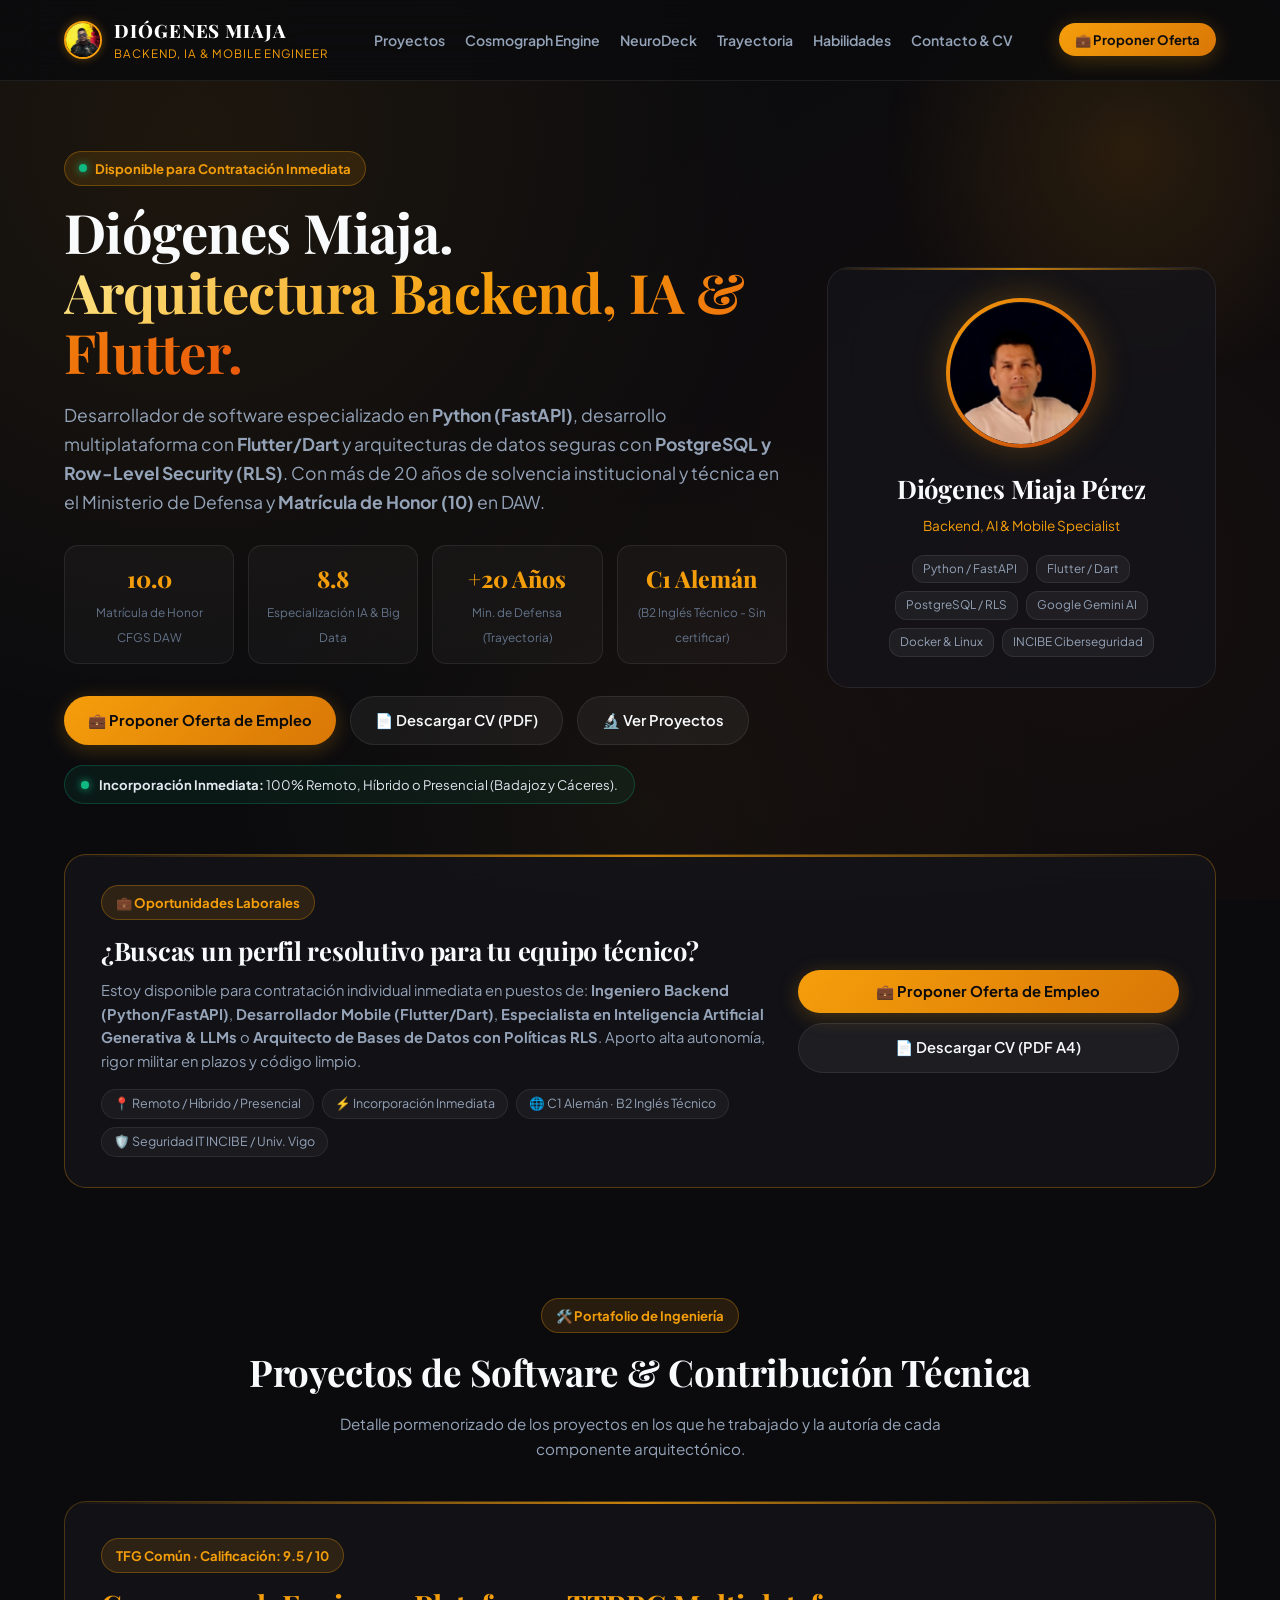
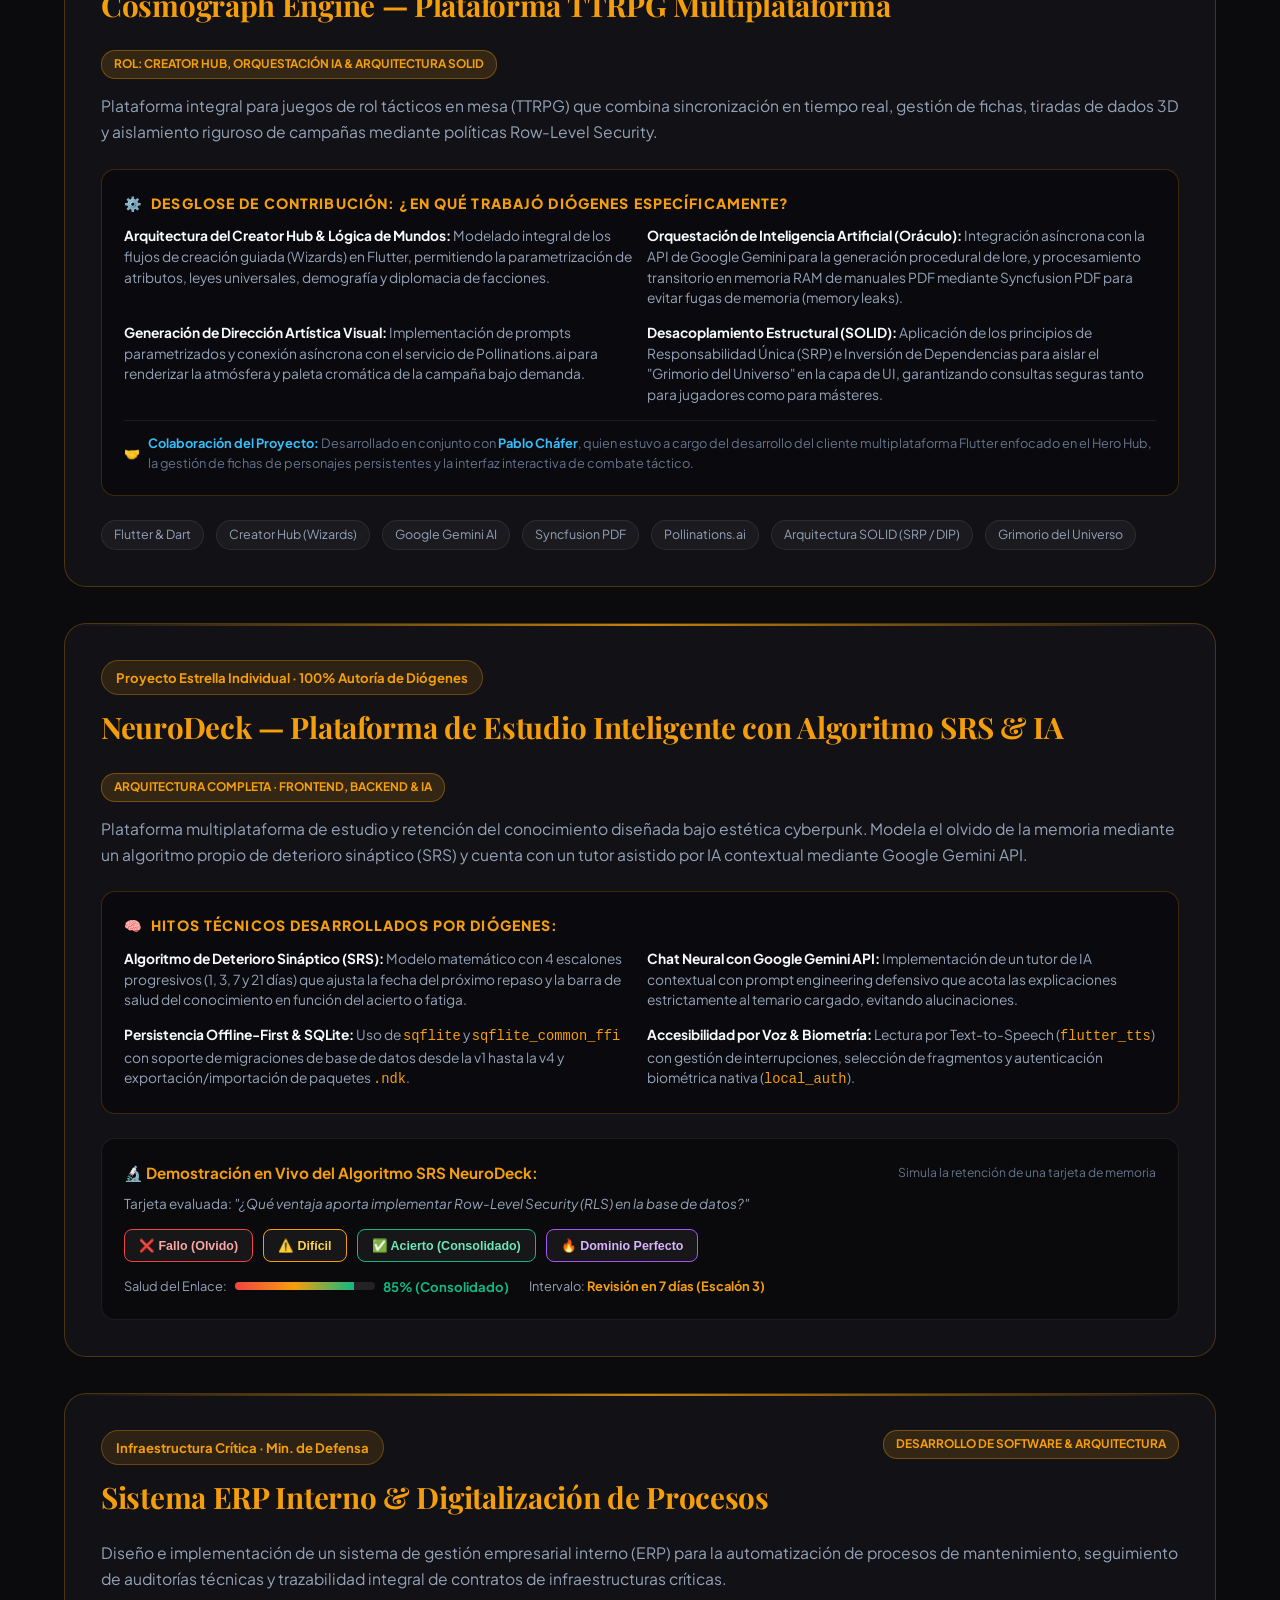
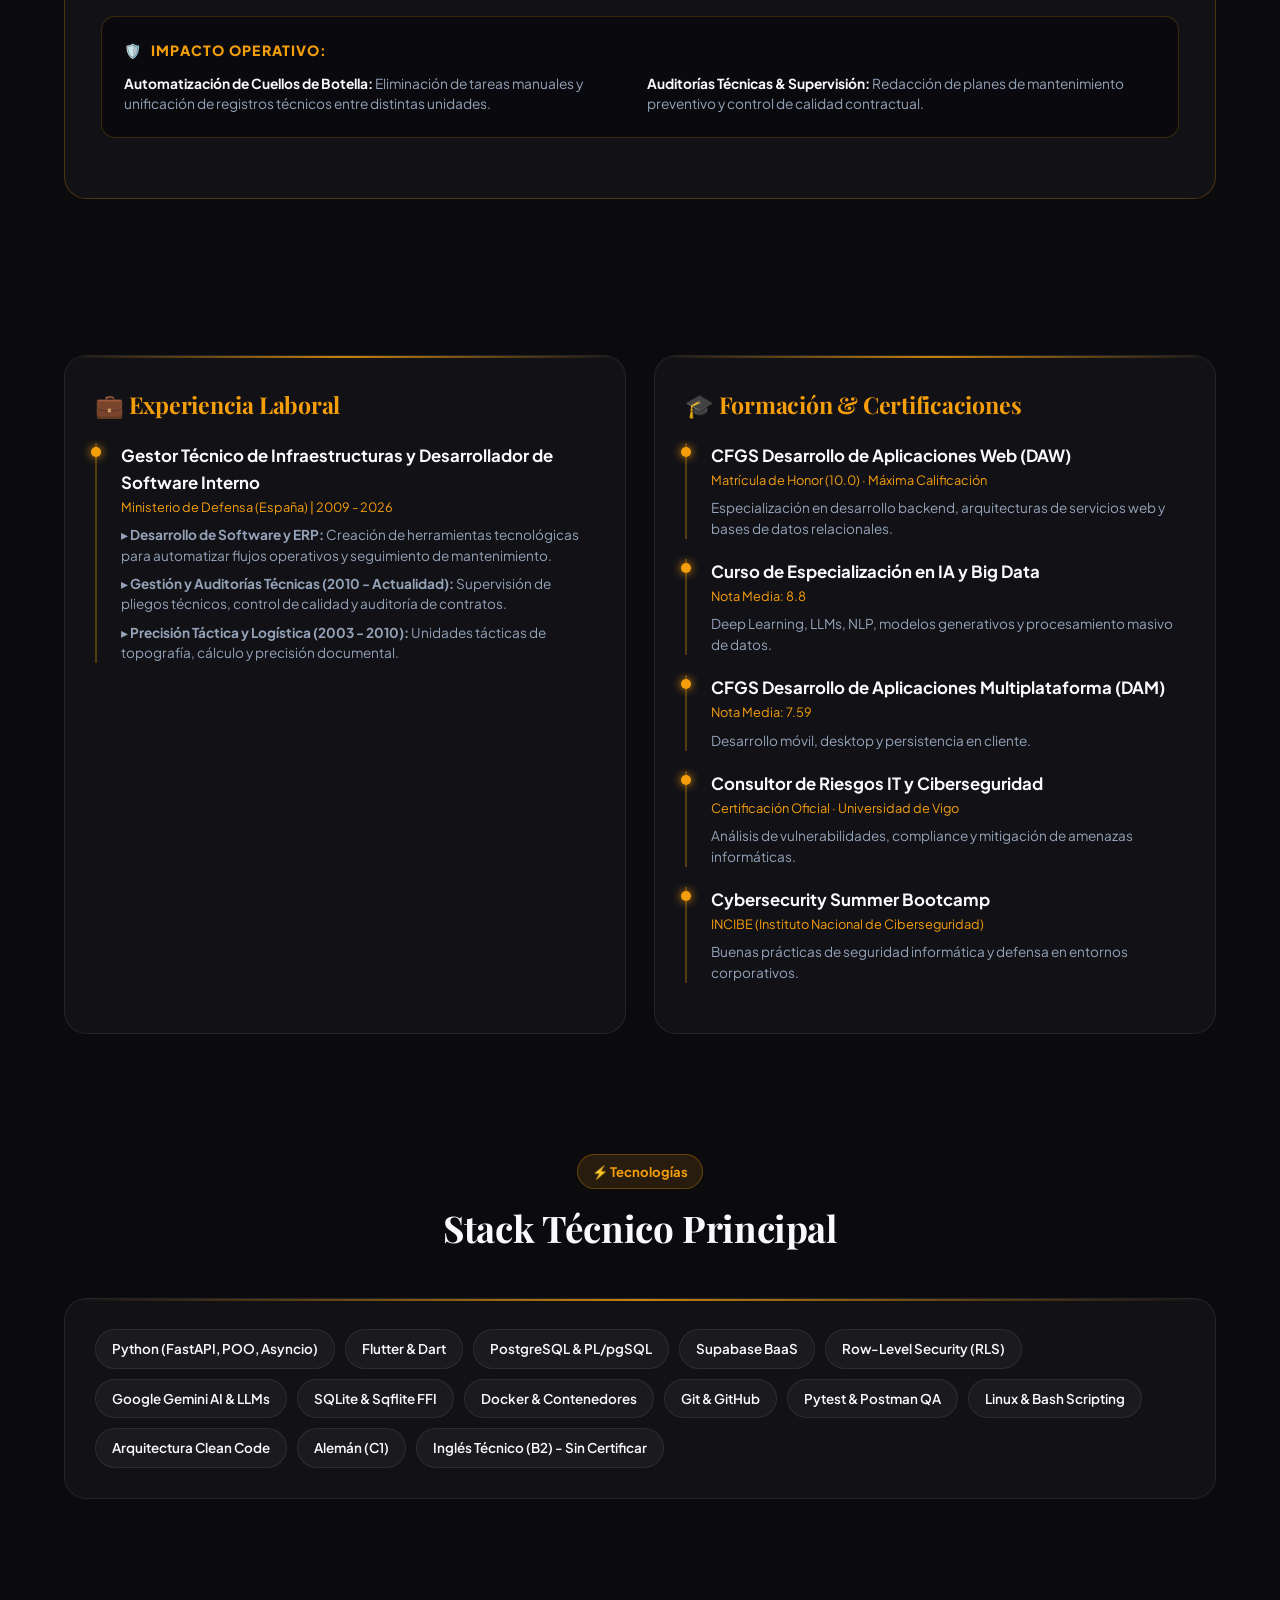
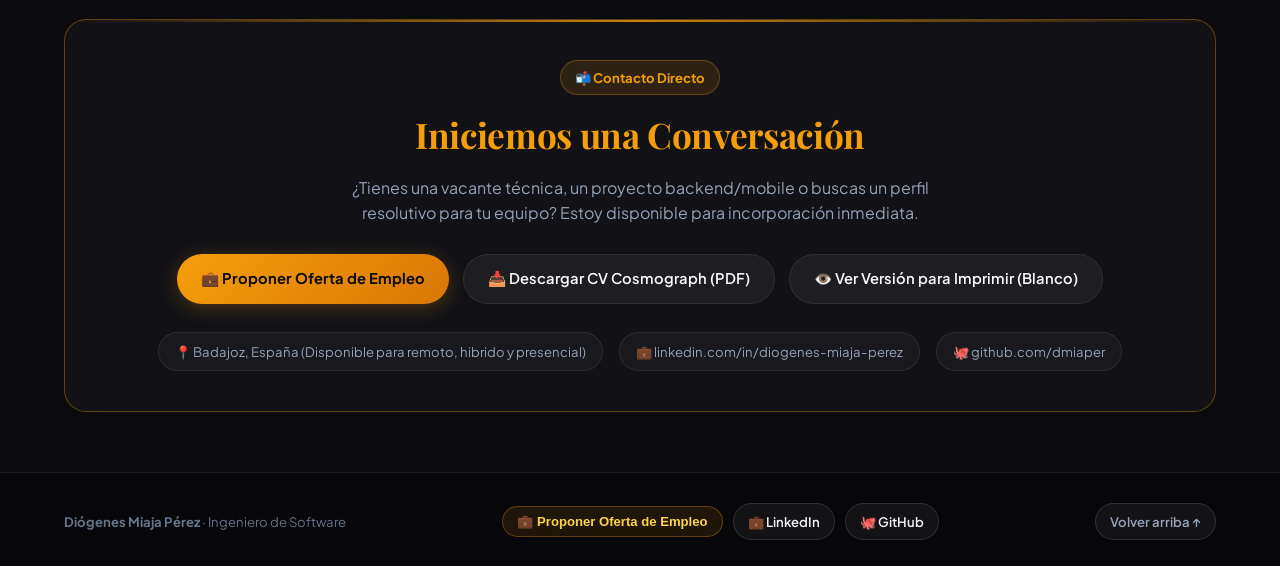
<file: index.html>
<!DOCTYPE html>
<html lang="es">

<head>
  <meta charset="UTF-8">
  <meta name="viewport" content="width=device-width, initial-scale=1.0">
  <title>Diógenes Miaja Pérez — Backend, IA & Mobile Flutter Developer</title>
  <meta name="description"
    content="Portafolio profesional de Diógenes Miaja Pérez: Ingeniero de Software especializado en Python, FastAPI, Flutter/Dart, PostgreSQL RLS e IA Generativa. Matrícula de Honor en DAW.">

  <!-- Google Fonts: Playfair Display & Plus Jakarta Sans / Inter -->
  <link rel="preconnect" href="https://fonts.googleapis.com">
  <link rel="preconnect" href="https://fonts.gstatic.com" crossorigin>
  <link
    href="https://fonts.googleapis.com/css2?family=Inter:wght@300;400;500;600;700&family=Playfair+Display:ital,wght@0,600;0,700;0,900;1,600&family=Plus+Jakarta+Sans:wght@500;600;700;800&family=JetBrains+Mono:wght@400;500;600&display=swap"
    rel="stylesheet">

  <link rel="stylesheet" href="styles.css">
  <link rel="icon" type="image/jpg" href="assets/diogenes-profile.jpg">
</head>

<body>

  <div class="ambient-glow"></div>

  <!-- HEADER / NAVBAR -->
  <header class="site-header">
    <div class="container header-layout">
      <a href="#hero" class="brand-box">
        <img src="assets/diogenes-profile.jpg" alt="Diógenes Miaja" class="brand-icon">
        <div>
          <div class="brand-title">DIÓGENES MIAJA</div>
          <div class="brand-subtitle">Backend, IA & Mobile Engineer</div>
        </div>
      </a>

      <nav>
        <ul class="nav-links">
          <li><a href="#proyectos">Proyectos</a></li>
          <li><a href="#cosmograph">Cosmograph Engine</a></li>
          <li><a href="#neurodeck">NeuroDeck</a></li>
          <li><a href="#trayectoria">Trayectoria</a></li>
          <li><a href="#stack">Habilidades</a></li>
          <li><a href="#contacto">Contacto & CV</a></li>
        </ul>
      </nav>

      <div>
        <button type="button" class="btn-master btn-sm"
          onclick="openOfferEmail('Diógenes Miaja', 'dmiaper@hotmail.com')">
          <span>💼 Proponer Oferta</span>
        </button>
      </div>
    </div>
  </header>

  <main>

    <!-- HERO SECTION -->
    <section class="hero-section" id="hero">
      <div class="container hero-grid">

        <div>
          <div class="hero-eyebrow">
            <span class="badge-pill">
              <span class="status-dot-green"></span>
              <span>Disponible para Contratación Inmediata</span>
            </span>
          </div>

          <h1 class="hero-title">
            Diógenes Miaja. <br>
            <span class="text-gradient-master">Arquitectura Backend, IA & Flutter.</span>
          </h1>

          <p class="hero-lead">
            Desarrollador de software especializado en <strong>Python (FastAPI)</strong>, desarrollo multiplataforma con
            <strong>Flutter/Dart</strong> y arquitecturas de datos seguras con <strong>PostgreSQL y Row-Level Security
              (RLS)</strong>. Con más de 20 años de solvencia institucional y técnica en el Ministerio de Defensa y
            <strong>Matrícula de Honor (10)</strong> en DAW.
          </p>

          <!-- Métricas -->
          <div class="hero-metrics">
            <div class="metric-card">
              <span class="metric-val">10.0</span>
              <span class="metric-label">Matrícula de Honor CFGS DAW</span>
            </div>
            <div class="metric-card">
              <span class="metric-val">8.8</span>
              <span class="metric-label">Especialización IA & Big Data</span>
            </div>
            <div class="metric-card">
              <span class="metric-val">+20 Años</span>
              <span class="metric-label">Min. de Defensa (Trayectoria)</span>
            </div>
            <div class="metric-card">
              <span class="metric-val">C1 Alemán</span>
              <span class="metric-label">(B2 Inglés Técnico - Sin certificar)</span>
            </div>
          </div>

          <!-- CTAs -->
          <div class="hero-actions">
            <button type="button" class="btn-master" onclick="openOfferEmail('Diógenes Miaja', 'dmiaper@hotmail.com')">
              <span>💼 Proponer Oferta de Empleo</span>
            </button>
            <a href="./CV_Diogenes_Miaja_Cosmograph.pdf" download class="btn-glass">
              <span>📄 Descargar CV (PDF)</span>
            </a>
            <a href="#proyectos" class="btn-glass">
              <span>🔬 Ver Proyectos</span>
            </a>
          </div>

          <!-- Callout -->
          <div class="hiring-callout-strip">
            <span class="status-dot-green"></span>
            <span><strong>Incorporación Inmediata:</strong> 100% Remoto, Híbrido o Presencial (Badajoz y
              Cáceres).</span>
          </div>
        </div>

        <!-- Tarjeta Hero Lateral -->
        <div class="hero-card-side glass-panel">
          <div class="top-light-line"></div>

          <div class="avatar-ring">
            <div class="avatar-inner">
              <img src="assets/perfil_dio.png" alt="Foto de Diógenes Miaja Pérez" class="profile-photo-img"
                loading="eager">
            </div>
          </div>

          <h2 class="hero-side-name">Diógenes Miaja Pérez</h2>
          <p class="hero-side-role">Backend, AI & Mobile Specialist</p>

          <div class="hero-side-tags">
            <span class="tag-pill">Python / FastAPI</span>
            <span class="tag-pill">Flutter / Dart</span>
            <span class="tag-pill">PostgreSQL / RLS</span>
            <span class="tag-pill">Google Gemini AI</span>
            <span class="tag-pill">Docker & Linux</span>
            <span class="tag-pill">INCIBE Ciberseguridad</span>
          </div>
        </div>

      </div>
    </section>

    <!-- BANNER DE CONTRATACIÓN INDIVIDUAL DESTACADO -->
    <section class="container">
      <div class="hiring-box glass-panel">
        <div class="top-light-line"></div>
        <div class="hiring-box-layout">
          <div>
            <span class="badge-pill" style="margin-bottom: 10px;">💼 Oportunidades Laborales</span>
            <h3 class="hiring-box-title">¿Buscas un perfil resolutivo para tu equipo técnico?</h3>
            <p class="hiring-box-desc">
              Estoy disponible para contratación individual inmediata en puestos de: <strong>Ingeniero Backend
                (Python/FastAPI)</strong>, <strong>Desarrollador Mobile (Flutter/Dart)</strong>, <strong>Especialista en
                Inteligencia Artificial Generativa & LLMs</strong> o <strong>Arquitecto de Bases de Datos con Políticas
                RLS</strong>. Aporto alta autonomía, rigor militar en plazos y código limpio.
            </p>
            <div class="hiring-chips">
              <span class="chip">📍 Remoto / Híbrido / Presencial</span>
              <span class="chip">⚡ Incorporación Inmediata</span>
              <span class="chip">🌐 C1 Alemán · B2 Inglés Técnico</span>
              <span class="chip">🛡️ Seguridad IT INCIBE / Univ. Vigo</span>
            </div>
          </div>
          <div class="hiring-box-actions">
            <button type="button" class="btn-master btn-block"
              onclick="openOfferEmail('Diógenes Miaja', 'dmiaper@hotmail.com')">
              <span>💼 Proponer Oferta de Empleo</span>
            </button>
            <a href="./CV_Diogenes_Miaja_Cosmograph.pdf" download class="btn-glass btn-block">
              <span>📄 Descargar CV (PDF A4)</span>
            </a>
          </div>
        </div>
      </div>
    </section>

    <!-- PROYECTOS DESTACADOS CON DESGLOSE DE AUTORÍA -->
    <section class="section-block" id="proyectos">
      <div class="container">

        <div class="section-head">
          <span class="badge-pill">🛠️ Portafolio de Ingeniería</span>
          <h2 class="section-title">Proyectos de Software & Contribución Técnica</h2>
          <p class="section-sub">
            Detalle pormenorizado de los proyectos en los que he trabajado y la autoría de cada componente
            arquitectónico.
          </p>
        </div>

        <!-- PROYECTO 1: COSMOGRAPH ENGINE (COLABORATIVO - TFG 9.5) -->
        <article class="project-card glass-panel" id="cosmograph">
          <div class="top-light-line"></div>

          <div class="project-topline">
            <div>
              <span class="badge-pill" style="margin-bottom: 8px;">TFG Común · Calificación: 9.5 / 10</span>
              <h3 class="project-title text-amber">Cosmograph Engine — Plataforma TTRPG Multiplataforma</h3>
            </div>
            <span class="project-role-badge">Rol: Creator Hub, Orquestación IA & Arquitectura SOLID</span>
          </div>

          <p class="project-summary">
            Plataforma integral para juegos de rol tácticos en mesa (TTRPG) que combina sincronización en tiempo real,
            gestión de fichas, tiradas de dados 3D y aislamiento riguroso de campañas mediante políticas Row-Level
            Security.
          </p>

          <!-- DESGLOSE ESPECÍFICO DE QUÉ HIZO DIÓGENES -->
          <div class="contribution-breakdown">
            <h4 class="contribution-title">
              <span>⚙️</span>
              <span>Desglose de Contribución: ¿En qué trabajó Diógenes específicamente?</span>
            </h4>

            <ul class="contribution-list">
              <li>
                <strong>Arquitectura del Creator Hub & Lógica de Mundos:</strong>
                Modelado integral de los flujos de creación guiada (Wizards) en Flutter, permitiendo la parametrización
                de atributos, leyes universales, demografía y diplomacia de facciones.
              </li>
              <li>
                <strong>Orquestación de Inteligencia Artificial (Oráculo):</strong>
                Integración asíncrona con la API de Google Gemini para la generación procedural de lore, y procesamiento
                transitorio en memoria RAM de manuales PDF mediante Syncfusion PDF para evitar fugas de memoria (memory
                leaks).
              </li>
              <li>
                <strong>Generación de Dirección Artística Visual:</strong>
                Implementación de prompts parametrizados y conexión asíncrona con el servicio de Pollinations.ai para
                renderizar la atmósfera y paleta cromática de la campaña bajo demanda.
              </li>
              <li>
                <strong>Desacoplamiento Estructural (SOLID):</strong>
                Aplicación de los principios de Responsabilidad Única (SRP) e Inversión de Dependencias para aislar el
                "Grimorio del Universo" en la capa de UI, garantizando consultas seguras tanto para jugadores como para
                másteres.
              </li>
            </ul>

            <div class="collaborator-note">
              <span>🤝</span>
              <span>
                <strong>Colaboración del Proyecto:</strong> Desarrollado en conjunto con <strong>Pablo Cháfer</strong>,
                quien estuvo a cargo del desarrollo del cliente multiplataforma Flutter enfocado en el Hero Hub, la
                gestión de fichas de personajes persistentes y la interfaz interactiva de combate táctico.
              </span>
            </div>
          </div>

          <div style="display: flex; gap: 12px; flex-wrap: wrap;">
            <span class="chip">Flutter & Dart</span>
            <span class="chip">Creator Hub (Wizards)</span>
            <span class="chip">Google Gemini AI</span>
            <span class="chip">Syncfusion PDF</span>
            <span class="chip">Pollinations.ai</span>
            <span class="chip">Arquitectura SOLID (SRP / DIP)</span>
            <span class="chip">Grimorio del Universo</span>
          </div>
        </article>

        <!-- PROYECTO 2: NEURODECK (AUTORÍA INDIVIDUAL DE DIÓGENES) -->
        <article class="project-card glass-panel" id="neurodeck">
          <div class="top-light-line"></div>

          <div class="project-topline">
            <div>
              <span class="badge-pill" style="margin-bottom: 8px;">Proyecto Estrella Individual · 100% Autoría de
                Diógenes</span>
              <h3 class="project-title text-amber">NeuroDeck — Plataforma de Estudio Inteligente con Algoritmo SRS & IA
              </h3>
            </div>
            <span class="project-role-badge">Arquitectura Completa · Frontend, Backend & IA</span>
          </div>

          <p class="project-summary">
            Plataforma multiplataforma de estudio y retención del conocimiento diseñada bajo estética cyberpunk. Modela
            el olvido de la memoria mediante un algoritmo propio de deterioro sináptico (SRS) y cuenta con un tutor
            asistido por IA contextual mediante Google Gemini API.
          </p>

          <!-- DESGLOSE ESPECÍFICO DE NEURODECK -->
          <div class="contribution-breakdown">
            <h4 class="contribution-title">
              <span>🧠</span>
              <span>Hitos Técnicos Desarrollados por Diógenes:</span>
            </h4>

            <ul class="contribution-list">
              <li>
                <strong>Algoritmo de Deterioro Sináptico (SRS):</strong>
                Modelo matemático con 4 escalones progresivos (1, 3, 7 y 21 días) que ajusta la fecha del próximo repaso
                y la barra de salud del conocimiento en función del acierto o fatiga.
              </li>
              <li>
                <strong>Chat Neural con Google Gemini API:</strong>
                Implementación de un tutor de IA contextual con prompt engineering defensivo que acota las explicaciones
                estrictamente al temario cargado, evitando alucinaciones.
              </li>
              <li>
                <strong>Persistencia Offline-First & SQLite:</strong>
                Uso de <code style="color: var(--master-gold);">sqflite</code> y <code
                  style="color: var(--master-gold);">sqflite_common_ffi</code> con soporte de migraciones de base de
                datos desde la v1 hasta la v4 y exportación/importación de paquetes <code
                  style="color: var(--master-gold);">.ndk</code>.
              </li>
              <li>
                <strong>Accesibilidad por Voz & Biometría:</strong>
                Lectura por Text-to-Speech (<code style="color: var(--master-gold);">flutter_tts</code>) con gestión de
                interrupciones, selección de fragmentos y autenticación biométrica nativa (<code
                  style="color: var(--master-gold);">local_auth</code>).
              </li>
            </ul>
          </div>

          <!-- DEMO INTERACTIVA DEL ALGORITMO SRS -->
          <div class="srs-demo-box">
            <div
              style="display: flex; justify-content: space-between; align-items: center; margin-bottom: 8px; flex-wrap: wrap; gap: 8px;">
              <strong style="font-size: 0.95rem; color: var(--master-gold);">🔬 Demostración en Vivo del Algoritmo SRS
                NeuroDeck:</strong>
              <span style="font-size: 0.76rem; color: var(--text-subtle);">Simula la retención de una tarjeta de
                memoria</span>
            </div>

            <p style="font-size: 0.85rem; color: var(--text-muted); margin-bottom: 10px;">
              Tarjeta evaluada: <em>"¿Qué ventaja aporta implementar Row-Level Security (RLS) en la base de datos?"</em>
            </p>

            <div class="srs-controls">
              <button class="btn-srs fail" id="srsFail">❌ Fallo (Olvido)</button>
              <button class="btn-srs hard" id="srsHard">⚠️ Difícil</button>
              <button class="btn-srs success" id="srsSuccess">✅ Acierto (Consolidado)</button>
              <button class="btn-srs master" id="srsMaster">🔥 Dominio Perfecto</button>
            </div>

            <div class="srs-metrics-row">
              <div style="display: flex; align-items: center; gap: 8px;">
                <span style="font-size: 0.8rem; color: var(--text-muted);">Salud del Enlace:</span>
                <div class="health-track">
                  <div class="health-fill" id="srsHealthBar"></div>
                </div>
                <span id="srsHealthVal" style="font-size: 0.82rem; font-weight: 700; color: #10B981;">85%
                  (Consolidado)</span>
              </div>
              <div style="font-size: 0.8rem; color: var(--text-muted);">
                Intervalo: <strong id="srsIntervalVal" style="color: var(--master-gold);">Revisión en 7 días (Escalón
                  3)</strong>
              </div>
            </div>
          </div>
        </article>

        <!-- PROYECTO 3: ERP INTERNO & AUTOMATIZACIÓN MINISDEF -->
        <article class="project-card glass-panel">
          <div class="top-light-line"></div>

          <div class="project-topline">
            <div>
              <span class="badge-pill" style="margin-bottom: 8px;">Infraestructura Crítica · Min. de Defensa</span>
              <h3 class="project-title text-amber">Sistema ERP Interno & Digitalización de Procesos</h3>
            </div>
            <span class="project-role-badge">Desarrollo de Software & Arquitectura</span>
          </div>

          <p class="project-summary">
            Diseño e implementación de un sistema de gestión empresarial interno (ERP) para la automatización de
            procesos de mantenimiento, seguimiento de auditorías técnicas y trazabilidad integral de contratos de
            infraestructuras críticas.
          </p>

          <div class="contribution-breakdown">
            <h4 class="contribution-title"><span>🛡️</span><span>Impacto Operativo:</span></h4>
            <ul class="contribution-list">
              <li>
                <strong>Automatización de Cuellos de Botella:</strong> Eliminación de tareas manuales y unificación de
                registros técnicos entre distintas unidades.
              </li>
              <li>
                <strong>Auditorías Técnicas & Supervisión:</strong> Redacción de planes de mantenimiento preventivo y
                control de calidad contractual.
              </li>
            </ul>
          </div>
        </article>

      </div>
    </section>

    <!-- TRAYECTORIA Y FORMACIÓN (DOS COLUMNAS) -->
    <section class="section-block" id="trayectoria">
      <div class="container two-cols">

        <!-- EXPERIENCIA LABORAL -->
        <div class="timeline-card glass-panel">
          <div class="top-light-line"></div>
          <h3 class="timeline-heading">💼 Experiencia Laboral</h3>

          <div class="timeline-item">
            <div class="timeline-dot"></div>
            <div class="tl-role">Gestor Técnico de Infraestructuras y Desarrollador de Software Interno</div>
            <div class="tl-sub">Ministerio de Defensa (España) | 2009 - 2026</div>
            <div class="tl-desc">
              <ul style="list-style: none; display: flex; flex-direction: column; gap: 8px; margin-top: 6px;">
                <li>▸ <strong>Desarrollo de Software y ERP:</strong> Creación de herramientas tecnológicas para
                  automatizar flujos operativos y seguimiento de mantenimiento.</li>
                <li>▸ <strong>Gestión y Auditorías Técnicas (2010 - Actualidad):</strong> Supervisión de pliegos
                  técnicos, control de calidad y auditoría de contratos.</li>
                <li>▸ <strong>Precisión Táctica y Logística (2003 - 2010):</strong> Unidades tácticas de topografía,
                  cálculo y precisión documental.</li>
              </ul>
            </div>
          </div>
        </div>

        <!-- FORMACIÓN Y CERTIFICACIONES -->
        <div class="timeline-card glass-panel">
          <div class="top-light-line"></div>
          <h3 class="timeline-heading">🎓 Formación & Certificaciones</h3>

          <div class="timeline-item">
            <div class="timeline-dot"></div>
            <div class="tl-role">CFGS Desarrollo de Aplicaciones Web (DAW)</div>
            <div class="tl-sub">Matrícula de Honor (10.0) · Máxima Calificación</div>
            <div class="tl-desc">Especialización en desarrollo backend, arquitecturas de servicios web y bases de datos
              relacionales.</div>
          </div>

          <div class="timeline-item">
            <div class="timeline-dot"></div>
            <div class="tl-role">Curso de Especialización en IA y Big Data</div>
            <div class="tl-sub">Nota Media: 8.8</div>
            <div class="tl-desc">Deep Learning, LLMs, NLP, modelos generativos y procesamiento masivo de datos.</div>
          </div>

          <div class="timeline-item">
            <div class="timeline-dot"></div>
            <div class="tl-role">CFGS Desarrollo de Aplicaciones Multiplataforma (DAM)</div>
            <div class="tl-sub">Nota Media: 7.59</div>
            <div class="tl-desc">Desarrollo móvil, desktop y persistencia en cliente.</div>
          </div>

          <div class="timeline-item">
            <div class="timeline-dot"></div>
            <div class="tl-role">Consultor de Riesgos IT y Ciberseguridad</div>
            <div class="tl-sub">Certificación Oficial · Universidad de Vigo</div>
            <div class="tl-desc">Análisis de vulnerabilidades, compliance y mitigación de amenazas informáticas.</div>
          </div>

          <div class="timeline-item">
            <div class="timeline-dot"></div>
            <div class="tl-role">Cybersecurity Summer Bootcamp</div>
            <div class="tl-sub">INCIBE (Instituto Nacional de Ciberseguridad)</div>
            <div class="tl-desc">Buenas prácticas de seguridad informática y defensa en entornos corporativos.</div>
          </div>
        </div>

      </div>
    </section>

    <!-- STACK TECNOLÓGICO -->
    <section class="section-block" id="stack">
      <div class="container">

        <div class="section-head">
          <span class="badge-pill">⚡ Tecnologías</span>
          <h2 class="section-title">Stack Técnico Principal</h2>
        </div>

        <div class="glass-panel" style="padding: 30px;">
          <div class="top-light-line"></div>
          <div class="stack-grid">
            <span class="skill-chip">Python (FastAPI, POO, Asyncio)</span>
            <span class="skill-chip">Flutter & Dart</span>
            <span class="skill-chip">PostgreSQL & PL/pgSQL</span>
            <span class="skill-chip">Supabase BaaS</span>
            <span class="skill-chip">Row-Level Security (RLS)</span>
            <span class="skill-chip">Google Gemini AI & LLMs</span>
            <span class="skill-chip">SQLite & Sqflite FFI</span>
            <span class="skill-chip">Docker & Contenedores</span>
            <span class="skill-chip">Git & GitHub</span>
            <span class="skill-chip">Pytest & Postman QA</span>
            <span class="skill-chip">Linux & Bash Scripting</span>
            <span class="skill-chip">Arquitectura Clean Code</span>
            <span class="skill-chip">Alemán (C1)</span>
            <span class="skill-chip">Inglés Técnico (B2) - Sin Certificar</span>
          </div>
        </div>

      </div>
    </section>

    <!-- CONTACTO Y DESCARGA DE CV -->
    <section class="section-block" id="contacto">
      <div class="container">

        <div class="contact-hero-card glass-panel">
          <div class="top-light-line"></div>
          <span class="badge-pill" style="margin-bottom: 12px;">📬 Contacto Directo</span>
          <h3 class="text-amber">Iniciemos una Conversación</h3>
          <p>
            ¿Tienes una vacante técnica, un proyecto backend/mobile o buscas un perfil resolutivo para tu equipo? Estoy
            disponible para incorporación inmediata.
          </p>

          <div class="contact-actions">
            <button type="button" class="btn-master" onclick="openOfferEmail('Diógenes Miaja', 'dmiaper@hotmail.com')">
              <span>💼 Proponer Oferta de Empleo</span>
            </button>
            <a href="./CV_Diogenes_Miaja_Cosmograph.pdf" download class="btn-glass">
              <span>📥 Descargar CV Cosmograph (PDF)</span>
            </a>
            <a href="./cv.html" target="_blank" class="btn-glass">
              <span>👁️ Ver Versión para Imprimir (Blanco)</span>
            </a>
          </div>

          <div class="contact-links-row">
            <span class="contact-pill-link">📍 Badajoz, España (Disponible para remoto, hibrido y presencial)</span>
            <a href="https://linkedin.com/in/diogenes-miaja-perez" target="_blank" rel="noopener"
              class="contact-pill-link">💼 linkedin.com/in/diogenes-miaja-perez</a>
            <a href="https://github.com/dmiaper" target="_blank" rel="noopener" class="contact-pill-link">🐙
              github.com/dmiaper</a>
          </div>
        </div>

      </div>
    </section>

  </main>

  <!-- FOOTER -->
  <footer class="site-footer">
    <div class="container footer-layout">
      <div>
        <strong>Diógenes Miaja Pérez</strong> · Ingeniero de Software
      </div>
      <div class="footer-buttons">
        <button type="button" class="btn-footer btn-footer-gold"
          onclick="openOfferEmail('Diógenes Miaja', 'dmiaper@hotmail.com')" style="cursor: pointer;">
          <span>💼 Proponer Oferta de Empleo</span>
        </button>
        <a href="https://linkedin.com/in/diogenes-miaja-perez" target="_blank" rel="noopener" class="btn-footer">
          <span>💼 LinkedIn</span>
        </a>
        <a href="https://github.com/dmiaper" target="_blank" rel="noopener" class="btn-footer">
          <span>🐙 GitHub</span>
        </a>
      </div>
      <div>
        <a href="#hero" class="btn-footer" style="color: var(--text-muted);">Volver arriba ↑</a>
      </div>
    </div>
  </footer>

  <script src="app.js"></script>
</body>

</html>
</file>
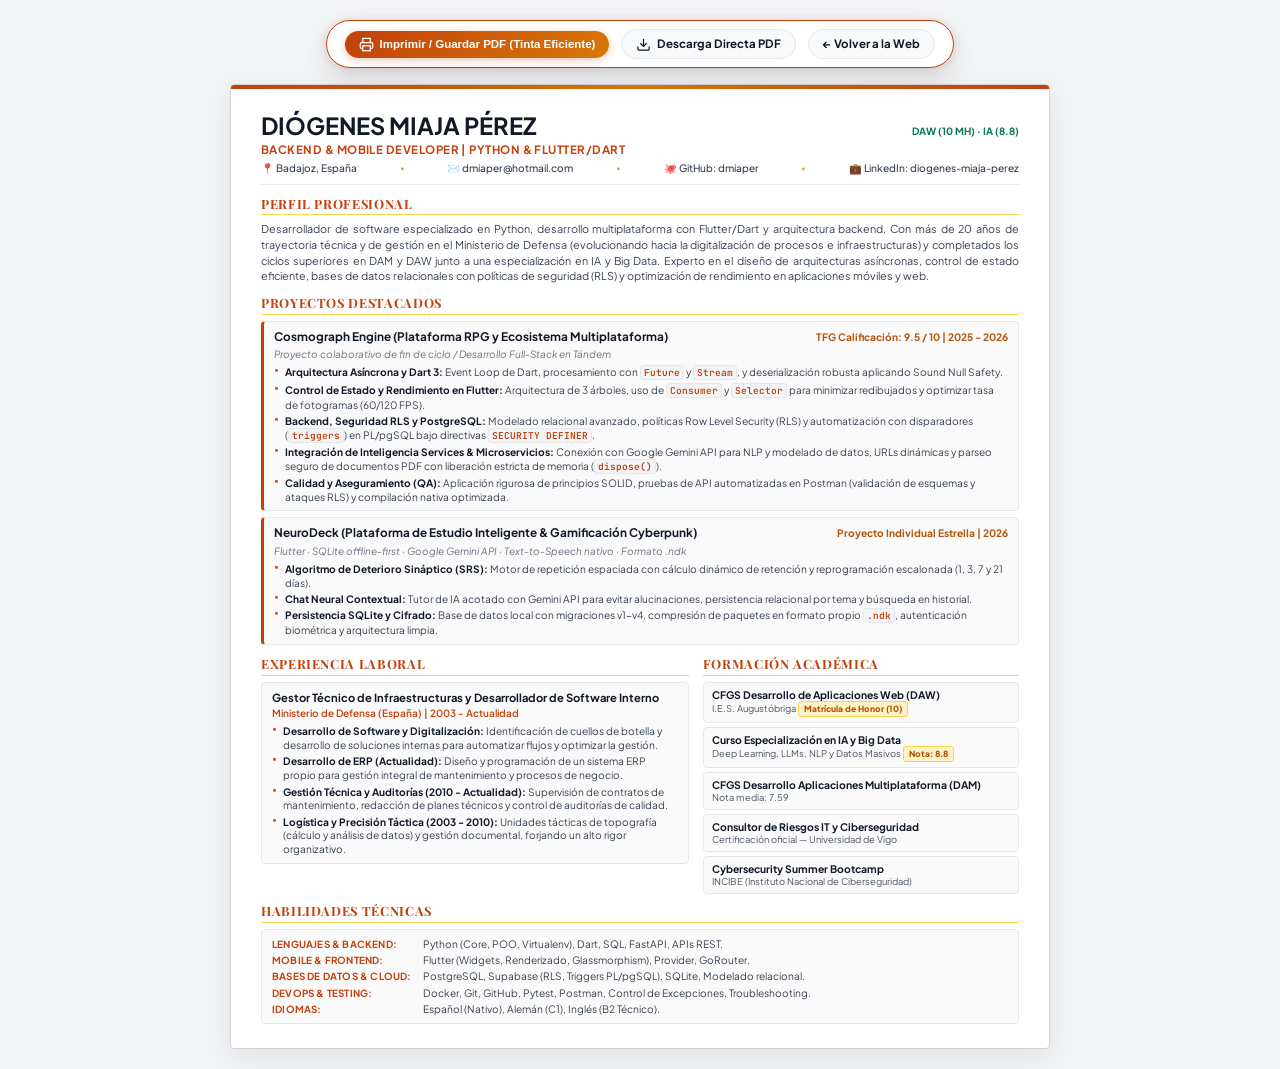
<file: cv.html>
<!DOCTYPE html>
<html lang="es">
<head>
  <meta charset="UTF-8">
  <meta name="viewport" content="width=device-width, initial-scale=1.0">
  <title>Curriculum Vitae — Diógenes Miaja Pérez | Print Edition</title>
  
  <link rel="preconnect" href="https://fonts.googleapis.com">
  <link rel="preconnect" href="https://fonts.gstatic.com" crossorigin>
  <link href="https://fonts.googleapis.com/css2?family=Inter:wght@300;400;500;600;700&family=Playfair+Display:ital,wght@0,600;0,700;0,900;1,600&family=Plus+Jakarta+Sans:wght@500;600;700;800&family=JetBrains+Mono:wght@400;500;600&display=swap" rel="stylesheet">
  
  <link rel="icon" type="image/png" href="assets/cosmograph-icon.png">

  <style>
    :root {
      --bg-page: #FFFFFF;
      --text-primary: #111827;
      --text-secondary: #374151;
      --text-muted: #4B5563;
      --text-subtle: #6B7280;
      
      /* Acento Cosmograph Master en fondo blanco (tinta eficiente) */
      --master-primary: #C2410C;   /* Naranja rojizo oscuro / quemado de alta legibilidad */
      --master-accent: #D97706;    /* Ámbar / Oro cálido */
      --master-gold: #B45309;      /* Oro oscuro */
      --master-tint: #FFFBEB;      /* Fondo tenue para cajas de acento */
      --master-border: #FCD34D;    /* Borde tenue de acento */
      
      --emerald-dark: #047857;
      --border-light: #E5E7EB;
      --border-subtle: #F3F4F6;
    }

    * {
      box-sizing: border-box;
      margin: 0;
      padding: 0;
    }

    body {
      background-color: #F3F4F6;
      color: var(--text-primary);
      font-family: 'Plus Jakarta Sans', 'Inter', sans-serif;
      line-height: 1.4;
      font-size: 11.8px; /* 1 punto más grande que original */
      -webkit-font-smoothing: antialiased;
      padding: 20px 10px;
      display: flex;
      flex-direction: column;
      align-items: center;
    }

    /* BARRA FLOTANTE DE ACCIONES */
    .action-bar {
      position: sticky;
      top: 10px;
      z-index: 1000;
      display: flex;
      align-items: center;
      gap: 12px;
      background: #FFFFFF;
      border: 1px solid var(--master-primary);
      padding: 8px 18px;
      border-radius: 40px;
      box-shadow: 0 10px 25px rgba(0, 0, 0, 0.12), 0 0 10px rgba(194, 65, 12, 0.15);
      margin-bottom: 16px;
    }

    .btn-action {
      display: inline-flex;
      align-items: center;
      gap: 6px;
      padding: 6px 14px;
      border-radius: 30px;
      font-size: 11.5px;
      font-weight: 700;
      cursor: pointer;
      text-decoration: none;
      transition: all 0.2s ease;
      border: none;
    }

    .btn-primary {
      background: linear-gradient(135deg, var(--master-primary), var(--master-accent));
      color: #FFFFFF;
      box-shadow: 0 2px 8px rgba(194, 65, 12, 0.3);
    }

    .btn-primary:hover {
      transform: translateY(-1px);
      box-shadow: 0 4px 12px rgba(194, 65, 12, 0.4);
    }

    .btn-secondary {
      background: #F9FAFB;
      color: var(--text-primary);
      border: 1px solid var(--border-light);
    }

    .btn-secondary:hover {
      background: #E5E7EB;
    }

    /* HOJA CV A4 BLANCA */
    .cv-page {
      width: 100%;
      max-width: 820px;
      background: var(--bg-page);
      border: 1px solid #D1D5DB;
      border-radius: 4px;
      box-shadow: 0 8px 30px rgba(0, 0, 0, 0.08);
      position: relative;
      overflow: hidden;
      padding: 24px 30px;
    }

    /* LÍNEA SUPERIOR DE IDENTIDAD COSMOGRAPH MASTER */
    .top-brand-stripe {
      position: absolute;
      top: 0;
      left: 0;
      right: 0;
      height: 4px;
      background: linear-gradient(90deg, var(--master-primary) 0%, var(--master-accent) 50%, var(--master-primary) 100%);
    }

    /* HEADER */
    .cv-header {
      border-bottom: 1.5px solid var(--border-light);
      padding-bottom: 8px;
      margin-bottom: 10px;
    }

    .header-top-row {
      display: flex;
      justify-content: space-between;
      align-items: baseline;
      margin-bottom: 3px;
    }

    .header-titles h1 {
      font-family: 'Playfair Display', serif;
      font-size: 24px;
      letter-spacing: -0.015em;
      color: var(--text-primary);
      line-height: 1.15;
      margin-bottom: 1px;
    }

    .header-role {
      font-size: 11.5px;
      font-weight: 700;
      color: var(--master-primary);
      letter-spacing: 0.04em;
      text-transform: uppercase;
    }

    .header-contact {
      display: flex;
      flex-wrap: nowrap;
      justify-content: space-between;
      align-items: center;
      font-size: 10.2px;
      color: var(--text-secondary);
      font-weight: 500;
      white-space: nowrap;
      margin-top: 3px;
    }

    .contact-sep {
      color: var(--master-accent);
      font-size: 8px;
      opacity: 0.7;
    }

    .contact-item {
      display: inline-flex;
      align-items: center;
      gap: 3px;
      white-space: nowrap;
    }

    .header-badge-box {
      text-align: right;
      display: flex;
      flex-direction: column;
      align-items: flex-end;
    }

    .badge-master-pill {
      display: inline-block;
      font-size: 9.5px;
      font-weight: 800;
      text-transform: uppercase;
      letter-spacing: 0.08em;
      padding: 2px 8px;
      border-radius: 12px;
      background: #FFF7ED;
      border: 1px solid var(--master-primary);
      color: var(--master-primary);
      margin-bottom: 2px;
    }

    .badge-mh-pill {
      font-size: 10px;
      color: var(--emerald-dark);
      font-weight: 700;
    }

    /* SECCIONES Y ENCABEZADOS */
    .cv-section {
      margin-bottom: 10px;
    }

    .section-heading {
      font-family: 'Playfair Display', serif;
      font-size: 12.8px;
      font-weight: 700;
      text-transform: uppercase;
      letter-spacing: 0.05em;
      color: var(--master-primary);
      border-bottom: 1.5px solid var(--master-border);
      padding-bottom: 2px;
      margin-bottom: 6px;
      display: flex;
      align-items: center;
      gap: 5px;
    }

    .profile-summary {
      color: var(--text-secondary);
      font-size: 10.8px;
      line-height: 1.45;
      text-align: justify;
    }

    /* PROYECTOS */
    .project-entry {
      background: #FAFAFA;
      border: 1px solid var(--border-light);
      border-left: 3px solid var(--master-primary);
      border-radius: 4px;
      padding: 7px 10px;
      margin-bottom: 6px;
    }

    .project-header {
      display: flex;
      justify-content: space-between;
      align-items: baseline;
      margin-bottom: 2px;
    }

    .project-title {
      font-size: 11.8px;
      font-weight: 700;
      color: var(--text-primary);
    }

    .project-meta {
      font-size: 10.2px;
      color: var(--master-gold);
      font-weight: 700;
    }

    .project-tagline {
      font-size: 10px;
      color: var(--text-subtle);
      margin-bottom: 4px;
      font-style: italic;
    }

    .cv-bullet-list {
      list-style: none;
      padding-left: 0;
      display: flex;
      flex-direction: column;
      gap: 2.5px;
    }

    .cv-bullet-list li {
      position: relative;
      padding-left: 11px;
      font-size: 10.2px;
      color: var(--text-secondary);
      line-height: 1.35;
    }

    .cv-bullet-list li::before {
      content: "▪";
      position: absolute;
      left: 0;
      color: var(--master-primary);
      font-size: 9px;
      top: -1px;
    }

    .cv-bullet-list li strong {
      color: var(--text-primary);
    }

    .code-tag {
      font-family: 'JetBrains Mono', monospace;
      font-size: 9.5px;
      background: #F3F4F6;
      border: 1px solid #E5E7EB;
      padding: 0 3px;
      border-radius: 3px;
      color: var(--master-primary);
      font-weight: 600;
    }

    /* DISTRIBUCIÓN 2 COLUMNAS: EXPERIENCIA & EDUCACIÓN */
    .two-cols-layout {
      display: grid;
      grid-template-columns: 1.15fr 0.85fr;
      gap: 14px;
      margin-bottom: 8px;
    }

    .experience-card {
      background: #FAFAFA;
      border: 1px solid var(--border-light);
      border-radius: 4px;
      padding: 7px 10px;
    }

    .exp-title {
      font-size: 11.2px;
      font-weight: 700;
      color: var(--text-primary);
      margin-bottom: 1px;
    }

    .exp-org {
      font-size: 10px;
      color: var(--master-primary);
      font-weight: 600;
      margin-bottom: 4px;
    }

    .edu-list {
      list-style: none;
      display: flex;
      flex-direction: column;
      gap: 4px;
    }

    .edu-row {
      background: #FAFAFA;
      border: 1px solid var(--border-light);
      border-radius: 4px;
      padding: 5px 8px;
    }

    .edu-row-title {
      font-size: 10.4px;
      font-weight: 700;
      color: var(--text-primary);
      line-height: 1.25;
    }

    .edu-row-sub {
      font-size: 9.4px;
      color: var(--text-muted);
    }

    .highlight-badge {
      display: inline-block;
      font-size: 8.5px;
      font-weight: 800;
      padding: 1px 5px;
      border-radius: 3px;
      background: #FEF3C7;
      border: 1px solid var(--master-border);
      color: var(--master-gold);
    }

    /* HABILIDADES TÉCNICAS */
    .skills-block {
      background: #FAFAFA;
      border: 1px solid var(--border-light);
      border-radius: 4px;
      padding: 7px 10px;
    }

    .skill-category {
      display: flex;
      align-items: baseline;
      gap: 6px;
      margin-bottom: 2.5px;
      font-size: 10.2px;
      line-height: 1.3;
    }

    .skill-category:last-child {
      margin-bottom: 0;
    }

    .cat-name {
      font-weight: 700;
      color: var(--master-primary);
      min-width: 145px;
      font-size: 9.8px;
      text-transform: uppercase;
      letter-spacing: 0.02em;
    }

    .cat-items {
      color: var(--text-secondary);
      flex: 1;
    }

    /* ==========================================================================
       ESTILOS DE IMPRESIÓN (FONDO 100% BLANCO / AHORRO DE TINTA)
       ========================================================================== */
    @media print {
      body {
        background: #FFFFFF !important;
        padding: 0 !important;
        margin: 0 !important;
        color: #000000 !important;
        -webkit-print-color-adjust: exact !important;
        print-color-adjust: exact !important;
      }

      .action-bar {
        display: none !important;
      }

      .cv-page {
        box-shadow: none !important;
        border: none !important;
        max-width: 100% !important;
        width: 100% !important;
        padding: 6mm 8mm !important;
        background: #FFFFFF !important;
        page-break-after: avoid !important;
        page-break-inside: avoid !important;
      }

      .top-brand-stripe {
        height: 3px !important;
      }

      .project-entry, .experience-card, .edu-row, .skills-block {
        background: #FFFFFF !important;
        border-color: #D1D5DB !important;
      }

      @page {
        size: A4 portrait;
        margin: 4mm 4mm;
      }
    }
  </style>
</head>
<body>

  <!-- BARRA DE ACCIONES PARA EL USUARIO -->
  <div class="action-bar">
    <button onclick="window.print()" class="btn-action btn-primary" title="Imprimir directamente o guardar en PDF">
      <svg width="15" height="15" viewBox="0 0 24 24" fill="none" stroke="currentColor" stroke-width="2"><polyline points="6 9 6 2 18 2 18 9"></polyline><path d="M6 18H4a2 2 0 0 1-2-2v-5a2 2 0 0 1 2-2h16a2 2 0 0 1 2 2v5a2 2 0 0 1-2 2h-2"></path><rect x="6" y="14" width="12" height="8"></rect></svg>
      <span>Imprimir / Guardar PDF (Tinta Eficiente)</span>
    </button>
    <a href="./CV_Diogenes_Miaja_Cosmograph.pdf" download class="btn-action btn-secondary" title="Descargar archivo PDF generado">
      <svg width="15" height="15" viewBox="0 0 24 24" fill="none" stroke="currentColor" stroke-width="2"><path d="M21 15v4a2 2 0 0 1-2 2H5a2 2 0 0 1-2-2v-4"></path><polyline points="7 10 12 15 17 10"></polyline><line x1="12" y1="15" x2="12" y2="3"></line></svg>
      <span>Descarga Directa PDF</span>
    </a>
    <a href="index.html" class="btn-action btn-secondary">
      <span>← Volver a la Web</span>
    </a>
  </div>

  <!-- PÁGINA DEL CV -->
  <main class="cv-page">
    <div class="top-brand-stripe"></div>

    <!-- ENCABEZADO -->
    <header class="cv-header">
      <div class="header-top-row">
        <div>
          <h1>DIÓGENES MIAJA PÉREZ</h1>
          <div class="header-role">Backend & Mobile Developer | Python & Flutter/Dart</div>
        </div>
        <div class="header-badge-box">
          <span class="badge-mh-pill">DAW (10 MH) · IA (8.8)</span>
        </div>
      </div>

      <div class="header-contact">
        <span class="contact-item">📍 Badajoz, España</span>
        <span class="contact-sep">•</span>
        <span class="contact-item">✉️ dmiaper@hotmail.com</span>
        <span class="contact-sep">•</span>
        <span class="contact-item">🐙 GitHub: dmiaper</span>
        <span class="contact-sep">•</span>
        <span class="contact-item">💼 LinkedIn: diogenes-miaja-perez</span>
      </div>
    </header>

    <!-- PERFIL PROFESIONAL -->
    <section class="cv-section">
      <h2 class="section-heading">Perfil Profesional</h2>
      <p class="profile-summary">
        Desarrollador de software especializado en Python, desarrollo multiplataforma con Flutter/Dart y arquitectura backend. Con más de 20 años de trayectoria técnica y de gestión en el Ministerio de Defensa (evolucionando hacia la digitalización de procesos e infraestructuras) y completados los ciclos superiores en DAM y DAW junto a una especialización en IA y Big Data. Experto en el diseño de arquitecturas asíncronas, control de estado eficiente, bases de datos relacionales con políticas de seguridad (RLS) y optimización de rendimiento en aplicaciones móviles y web.
      </p>
    </section>

    <!-- PROYECTOS DESTACADOS -->
    <section class="cv-section">
      <h2 class="section-heading">Proyectos Destacados</h2>

      <!-- Proyecto 1: Cosmograph Engine -->
      <div class="project-entry">
        <div class="project-header">
          <span class="project-title">Cosmograph Engine (Plataforma RPG y Ecosistema Multiplataforma)</span>
          <span class="project-meta">TFG Calificación: 9.5 / 10 | 2025 - 2026</span>
        </div>
        <div class="project-tagline">Proyecto colaborativo de fin de ciclo / Desarrollo Full-Stack en Tándem</div>
        <ul class="cv-bullet-list">
          <li><strong>Arquitectura Asíncrona y Dart 3:</strong> Event Loop de Dart, procesamiento con <span class="code-tag">Future</span> y <span class="code-tag">Stream</span>, y deserialización robusta aplicando Sound Null Safety.</li>
          <li><strong>Control de Estado y Rendimiento en Flutter:</strong> Arquitectura de 3 árboles, uso de <span class="code-tag">Consumer</span> y <span class="code-tag">Selector</span> para minimizar redibujados y optimizar tasa de fotogramas (60/120 FPS).</li>
          <li><strong>Backend, Seguridad RLS y PostgreSQL:</strong> Modelado relacional avanzado, políticas Row Level Security (RLS) y automatización con disparadores (<span class="code-tag">triggers</span>) en PL/pgSQL bajo directivas <span class="code-tag">SECURITY DEFINER</span>.</li>
          <li><strong>Integración de Inteligencia Services & Microservicios:</strong> Conexión con Google Gemini API para NLP y modelado de datos, URLs dinámicas y parseo seguro de documentos PDF con liberación estricta de memoria (<span class="code-tag">dispose()</span>).</li>
          <li><strong>Calidad y Aseguramiento (QA):</strong> Aplicación rigurosa de principios SOLID, pruebas de API automatizadas en Postman (validación de esquemas y ataques RLS) y compilación nativa optimizada.</li>
        </ul>
      </div>

      <!-- Proyecto 2: NeuroDeck -->
      <div class="project-entry">
        <div class="project-header">
          <span class="project-title">NeuroDeck (Plataforma de Estudio Inteligente & Gamificación Cyberpunk)</span>
          <span class="project-meta">Proyecto Individual Estrella | 2026</span>
        </div>
        <div class="project-tagline">Flutter · SQLite offline-first · Google Gemini API · Text-to-Speech nativo · Formato .ndk</div>
        <ul class="cv-bullet-list">
          <li><strong>Algoritmo de Deterioro Sináptico (SRS):</strong> Motor de repetición espaciada con cálculo dinámico de retención y reprogramación escalonada (1, 3, 7 y 21 días).</li>
          <li><strong>Chat Neural Contextual:</strong> Tutor de IA acotado con Gemini API para evitar alucinaciones, persistencia relacional por tema y búsqueda en historial.</li>
          <li><strong>Persistencia SQLite y Cifrado:</strong> Base de datos local con migraciones v1-v4, compresión de paquetes en formato propio <span class="code-tag">.ndk</span>, autenticación biométrica y arquitectura limpia.</li>
        </ul>
      </div>
    </section>

    <!-- 2 COLUMNAS: EXPERIENCIA LABORAL & FORMACIÓN -->
    <div class="two-cols-layout">
      
      <!-- Experiencia Laboral -->
      <div>
        <h2 class="section-heading">Experiencia Laboral</h2>
        <div class="experience-card">
          <div class="exp-title">Gestor Técnico de Infraestructuras y Desarrollador de Software Interno</div>
          <div class="exp-org">Ministerio de Defensa (España) | 2003 - Actualidad</div>
          <ul class="cv-bullet-list">
            <li><strong>Desarrollo de Software y Digitalización:</strong> Identificación de cuellos de botella y desarrollo de soluciones internas para automatizar flujos y optimizar la gestión.</li>
            <li><strong>Desarrollo de ERP (Actualidad):</strong> Diseño y programación de un sistema ERP propio para gestión integral de mantenimiento y procesos de negocio.</li>
            <li><strong>Gestión Técnica y Auditorías (2010 - Actualidad):</strong> Supervisión de contratos de mantenimiento, redacción de planes técnicos y control de auditorías de calidad.</li>
            <li><strong>Logística y Precisión Táctica (2003 - 2010):</strong> Unidades tácticas de topografía (cálculo y análisis de datos) y gestión documental, forjando un alto rigor organizativo.</li>
          </ul>
        </div>
      </div>

      <!-- Formación Académica -->
      <div>
        <h2 class="section-heading">Formación Académica</h2>
        <ul class="edu-list">
          <li class="edu-row">
            <div class="edu-row-title">CFGS Desarrollo de Aplicaciones Web (DAW)</div>
            <div class="edu-row-sub">I.E.S. Augustóbriga <span class="highlight-badge">Matrícula de Honor (10)</span></div>
          </li>
          <li class="edu-row">
            <div class="edu-row-title">Curso Especialización en IA y Big Data</div>
            <div class="edu-row-sub">Deep Learning, LLMs, NLP y Datos Masivos <span class="highlight-badge">Nota: 8.8</span></div>
          </li>
          <li class="edu-row">
            <div class="edu-row-title">CFGS Desarrollo Aplicaciones Multiplataforma (DAM)</div>
            <div class="edu-row-sub">Nota media: 7.59</div>
          </li>
          <li class="edu-row">
            <div class="edu-row-title">Consultor de Riesgos IT y Ciberseguridad</div>
            <div class="edu-row-sub">Certificación oficial — Universidad de Vigo</div>
          </li>
          <li class="edu-row">
            <div class="edu-row-title">Cybersecurity Summer Bootcamp</div>
            <div class="edu-row-sub">INCIBE (Instituto Nacional de Ciberseguridad)</div>
          </li>
        </ul>
      </div>

    </div>

    <!-- HABILIDADES TÉCNICAS -->
    <section class="cv-section" style="margin-bottom: 0;">
      <h2 class="section-heading">Habilidades Técnicas</h2>
      <div class="skills-block">
        <div class="skill-category">
          <span class="cat-name">Lenguajes & Backend:</span>
          <span class="cat-items">Python (Core, POO, Virtualenv), Dart, SQL, FastAPI, APIs REST.</span>
        </div>
        <div class="skill-category">
          <span class="cat-name">Mobile & Frontend:</span>
          <span class="cat-items">Flutter (Widgets, Renderizado, Glassmorphism), Provider, GoRouter.</span>
        </div>
        <div class="skill-category">
          <span class="cat-name">Bases de Datos & Cloud:</span>
          <span class="cat-items">PostgreSQL, Supabase (RLS, Triggers PL/pgSQL), SQLite, Modelado relacional.</span>
        </div>
        <div class="skill-category">
          <span class="cat-name">DevOps & Testing:</span>
          <span class="cat-items">Docker, Git, GitHub, Pytest, Postman, Control de Excepciones, Troubleshooting.</span>
        </div>
        <div class="skill-category">
          <span class="cat-name">Idiomas:</span>
          <span class="cat-items">Español (Nativo), Alemán (C1), Inglés (B2 Técnico).</span>
        </div>
      </div>
    </section>

  </main>

</body>
</html>
</file>
<file: styles.css>
/* ==========================================================================
   PORTAFOLIO INDIVIDUAL — DIÓGENES MIAJA PÉREZ
   Cosmograph Master Theme (Space Black & Deep Gold/Amber)
   ========================================================================== */

:root {
  --bg-space: #0B0B0E;
  --dark-panel: #15151A;
  --dark-subpanel: #1C1C24;
  --glass-bg: rgba(21, 21, 26, 0.75);
  --glass-border: rgba(255, 255, 255, 0.08);

  /* Acento Master Diógenes */
  --master-gold: #F59E0B;
  --master-amber: #D97706;
  --master-orange: #C2410C;
  --master-glow: rgba(245, 158, 11, 0.25);
  --emerald-accent: #10B981;

  --text-main: #F8FAFC;
  --text-muted: #94A3B8;
  --text-subtle: #64748B;

  --radius-sm: 8px;
  --radius-md: 14px;
  --radius-lg: 22px;
  --transition-fast: 0.2s cubic-bezier(0.16, 1, 0.3, 1);
  --transition-smooth: 0.35s cubic-bezier(0.16, 1, 0.3, 1);
}

* {
  box-sizing: border-box;
  margin: 0;
  padding: 0;
}

html {
  scroll-behavior: smooth;
  color-scheme: dark;
}

body {
  background-color: var(--bg-space);
  color: var(--text-main);
  font-family: 'Plus Jakarta Sans', 'Inter', -apple-system, sans-serif;
  line-height: 1.6;
  overflow-x: hidden;
  background-image: 
    radial-gradient(circle at 15% 15%, rgba(245, 158, 11, 0.08) 0%, transparent 45%),
    radial-gradient(circle at 85% 65%, rgba(194, 65, 12, 0.06) 0%, transparent 50%),
    radial-gradient(circle at 50% 90%, rgba(245, 158, 11, 0.04) 0%, transparent 40%);
  background-attachment: fixed;
}

/* Ambient glow */
.ambient-glow {
  position: fixed;
  top: -100px;
  right: -100px;
  width: 500px;
  height: 500px;
  border-radius: 50%;
  background: radial-gradient(circle, rgba(245, 158, 11, 0.12) 0%, transparent 70%);
  pointer-events: none;
  z-index: 0;
}

.container {
  width: 100%;
  max-width: 1200px;
  margin: 0 auto;
  padding: 0 24px;
  position: relative;
  z-index: 1;
}

/* Tipografía */
h1, h2, h3, h4, .brand-title {
  font-family: 'Playfair Display', Georgia, serif;
  font-weight: 700;
  color: var(--text-main);
  letter-spacing: -0.01em;
}

.text-amber {
  color: var(--master-gold);
}

.text-gradient-master {
  background: linear-gradient(135deg, #FDE68A 0%, var(--master-gold) 50%, #EA580C 100%);
  -webkit-background-clip: text;
  -webkit-text-fill-color: transparent;
}

/* Glass panel */
.glass-panel {
  background: var(--glass-bg);
  backdrop-filter: blur(16px);
  -webkit-backdrop-filter: blur(16px);
  border: 1px solid var(--glass-border);
  border-radius: var(--radius-lg);
  position: relative;
  overflow: hidden;
  transition: all var(--transition-smooth);
}

.top-light-line {
  position: absolute;
  top: 0;
  left: 0;
  right: 0;
  height: 2px;
  background: linear-gradient(90deg, transparent 0%, var(--master-gold) 50%, transparent 100%);
  opacity: 0.8;
}

/* Botones */
.btn-master {
  display: inline-flex;
  align-items: center;
  justify-content: center;
  gap: 8px;
  padding: 12px 24px;
  border-radius: 30px;
  font-family: inherit;
  font-size: 0.92rem;
  font-weight: 700;
  background: linear-gradient(135deg, var(--master-gold) 0%, var(--master-amber) 100%);
  color: #0B0B0E;
  text-decoration: none;
  border: none;
  cursor: pointer;
  box-shadow: 0 4px 20px var(--master-glow);
  transition: all var(--transition-fast);
}

.btn-master:hover {
  transform: translateY(-2px);
  box-shadow: 0 8px 30px rgba(245, 158, 11, 0.4);
}

.btn-glass {
  display: inline-flex;
  align-items: center;
  gap: 8px;
  padding: 12px 24px;
  border-radius: 30px;
  font-size: 0.92rem;
  font-weight: 600;
  background: rgba(255, 255, 255, 0.05);
  border: 1px solid var(--glass-border);
  color: var(--text-main);
  text-decoration: none;
  cursor: pointer;
  transition: all var(--transition-fast);
}

.btn-glass:hover {
  background: rgba(255, 255, 255, 0.1);
  border-color: rgba(255, 255, 255, 0.2);
  transform: translateY(-2px);
}

.btn-sm {
  padding: 8px 16px;
  font-size: 0.82rem;
}

.btn-block {
  display: flex;
  width: 100%;
  justify-content: center;
}

/* Badges */
.badge-pill {
  display: inline-flex;
  align-items: center;
  gap: 8px;
  padding: 6px 14px;
  border-radius: 20px;
  font-size: 0.82rem;
  font-weight: 700;
  background: rgba(245, 158, 11, 0.12);
  border: 1px solid rgba(245, 158, 11, 0.3);
  color: var(--master-gold);
}

.status-dot-green {
  width: 8px;
  height: 8px;
  border-radius: 50%;
  background: var(--emerald-accent);
  box-shadow: 0 0 8px var(--emerald-accent);
  animation: pulse-green 2s infinite ease-in-out;
}

@keyframes pulse-green {
  0%, 100% { opacity: 1; transform: scale(1); }
  50% { opacity: 0.4; transform: scale(0.85); }
}

/* Header */
.site-header {
  position: sticky;
  top: 0;
  z-index: 100;
  background: rgba(11, 11, 14, 0.85);
  backdrop-filter: blur(20px);
  border-bottom: 1px solid var(--glass-border);
  padding: 16px 0;
}

.header-layout {
  display: flex;
  align-items: center;
  justify-content: space-between;
}

.brand-box {
  display: flex;
  align-items: center;
  gap: 12px;
  text-decoration: none;
}

.brand-icon {
  width: 38px;
  height: 38px;
  border-radius: 50%;
  object-fit: cover;
  border: 2px solid var(--master-gold);
  box-shadow: 0 0 10px rgba(245, 158, 11, 0.35);
  flex-shrink: 0;
}

.brand-title {
  font-size: 1.15rem;
  font-weight: 800;
  letter-spacing: 0.05em;
  color: #FFF;
}

.brand-subtitle {
  font-size: 0.72rem;
  color: var(--master-gold);
  letter-spacing: 0.08em;
  text-transform: uppercase;
}

.nav-links {
  display: flex;
  align-items: center;
  gap: 20px;
  list-style: none;
}

.nav-links a {
  color: var(--text-muted);
  text-decoration: none;
  font-size: 0.88rem;
  font-weight: 600;
  transition: color var(--transition-fast);
}

.nav-links a:hover {
  color: var(--master-gold);
}

/* Hero */
.hero-section {
  padding: 70px 0 50px;
}

.hero-grid {
  display: grid;
  grid-template-columns: 1.3fr 0.7fr;
  gap: 40px;
  align-items: center;
}

.hero-eyebrow {
  margin-bottom: 16px;
}

.hero-title {
  font-size: 3.4rem;
  line-height: 1.1;
  margin-bottom: 20px;
}

.hero-lead {
  font-size: 1.1rem;
  color: var(--text-muted);
  line-height: 1.65;
  margin-bottom: 28px;
}

.hero-metrics {
  display: grid;
  grid-template-columns: repeat(4, 1fr);
  gap: 14px;
  margin-bottom: 32px;
}

.metric-card {
  background: rgba(255, 255, 255, 0.03);
  border: 1px solid var(--glass-border);
  padding: 14px;
  border-radius: var(--radius-md);
  text-align: center;
}

.metric-val {
  font-family: 'Playfair Display', serif;
  font-size: 1.45rem;
  font-weight: 800;
  color: var(--master-gold);
  display: block;
}

.metric-label {
  font-size: 0.74rem;
  color: var(--text-subtle);
  line-height: 1.3;
}

.hero-actions {
  display: flex;
  gap: 14px;
  flex-wrap: wrap;
  margin-bottom: 20px;
}

.hiring-callout-strip {
  display: inline-flex;
  align-items: center;
  gap: 10px;
  padding: 8px 16px;
  background: rgba(16, 185, 129, 0.08);
  border: 1px solid rgba(16, 185, 129, 0.25);
  border-radius: 20px;
  font-size: 0.82rem;
  color: #E2E8F0;
}

/* Card Avatar Hero */
.hero-card-side {
  padding: 30px;
  text-align: center;
}

.avatar-ring {
  width: 150px;
  height: 150px;
  border-radius: 50%;
  margin: 0 auto 20px;
  padding: 4px;
  background: linear-gradient(135deg, var(--master-gold), var(--master-orange));
  box-shadow: 0 0 35px var(--master-glow);
}

.avatar-inner {
  width: 100%;
  height: 100%;
  border-radius: 50%;
  background: var(--dark-panel);
  display: flex;
  align-items: center;
  justify-content: center;
  overflow: hidden;
}

.profile-photo-img {
  width: 100%;
  height: 100%;
  object-fit: cover;
  object-position: center top;
  border-radius: 50%;
  transition: transform var(--transition-smooth);
}

.avatar-ring:hover .profile-photo-img {
  transform: scale(1.05);
}

.avatar-initials {
  font-family: 'Playfair Display', serif;
  font-size: 2.6rem;
  font-weight: 900;
  color: var(--master-gold);
}

.hero-side-name {
  font-size: 1.6rem;
  margin-bottom: 6px;
}

.hero-side-role {
  font-size: 0.85rem;
  color: var(--master-gold);
  margin-bottom: 18px;
}

.hero-side-tags {
  display: flex;
  flex-wrap: wrap;
  gap: 8px;
  justify-content: center;
}

.tag-pill {
  font-size: 0.74rem;
  padding: 4px 10px;
  border-radius: 12px;
  background: rgba(255, 255, 255, 0.05);
  border: 1px solid var(--glass-border);
  color: var(--text-muted);
}

/* Secciones */
.section-block {
  padding: 60px 0;
}

.section-head {
  text-align: center;
  margin-bottom: 40px;
}

.section-title {
  font-size: 2.3rem;
  margin-top: 10px;
  margin-bottom: 10px;
}

.section-sub {
  font-size: 0.95rem;
  color: var(--text-muted);
  max-width: 650px;
  margin: 0 auto;
}

/* Callout de Contratación Individual */
.hiring-box {
  padding: 30px 36px;
  border-color: rgba(245, 158, 11, 0.3);
  margin-bottom: 50px;
}

.hiring-box-layout {
  display: grid;
  grid-template-columns: 1.4fr 0.8fr;
  gap: 30px;
  align-items: center;
}

.hiring-box-title {
  font-size: 1.6rem;
  margin-bottom: 8px;
}

.hiring-box-desc {
  font-size: 0.92rem;
  color: var(--text-muted);
  line-height: 1.6;
  margin-bottom: 16px;
}

.hiring-chips {
  display: flex;
  flex-wrap: wrap;
  gap: 8px;
}

.chip {
  font-size: 0.78rem;
  padding: 4px 12px;
  border-radius: 16px;
  background: rgba(255, 255, 255, 0.04);
  border: 1px solid var(--glass-border);
  color: var(--text-muted);
}

.hiring-box-actions {
  display: flex;
  flex-direction: column;
  gap: 10px;
}

/* Proyectos */
.project-card {
  padding: 36px;
  margin-bottom: 36px;
  border-color: rgba(245, 158, 11, 0.25);
}

.project-card:hover {
  border-color: var(--master-gold);
  box-shadow: 0 15px 40px rgba(0, 0, 0, 0.6), 0 0 30px rgba(245, 158, 11, 0.08);
}

.project-topline {
  display: flex;
  justify-content: space-between;
  align-items: flex-start;
  gap: 16px;
  margin-bottom: 14px;
  flex-wrap: wrap;
}

.project-title {
  font-size: 1.85rem;
  margin-bottom: 6px;
}

.project-role-badge {
  font-size: 0.74rem;
  font-weight: 700;
  text-transform: uppercase;
  padding: 4px 12px;
  border-radius: 14px;
  background: rgba(245, 158, 11, 0.15);
  border: 1px solid rgba(245, 158, 11, 0.35);
  color: var(--master-gold);
}

.project-summary {
  font-size: 0.98rem;
  color: var(--text-muted);
  line-height: 1.65;
  margin-bottom: 24px;
}

/* Desglose específico de autoría y contribución */
.contribution-breakdown {
  background: rgba(0, 0, 0, 0.35);
  border: 1px solid rgba(245, 158, 11, 0.2);
  border-radius: var(--radius-md);
  padding: 22px;
  margin-bottom: 24px;
}

.contribution-title {
  font-family: 'Plus Jakarta Sans', sans-serif;
  font-size: 0.88rem;
  font-weight: 800;
  text-transform: uppercase;
  letter-spacing: 0.08em;
  color: var(--master-gold);
  margin-bottom: 12px;
  display: flex;
  align-items: center;
  gap: 8px;
}

.contribution-list {
  list-style: none;
  display: grid;
  grid-template-columns: 1fr 1fr;
  gap: 14px;
  font-size: 0.86rem;
  color: var(--text-muted);
}

.contribution-list li {
  line-height: 1.5;
}

.contribution-list strong {
  color: var(--text-main);
}

.collaborator-note {
  margin-top: 14px;
  padding-top: 12px;
  border-top: 1px solid var(--glass-border);
  font-size: 0.8rem;
  color: var(--text-subtle);
  display: flex;
  align-items: center;
  gap: 8px;
}

.collaborator-note strong {
  color: #38BDF8;
}

/* Simulador SRS NeuroDeck */
.srs-demo-box {
  background: rgba(0, 0, 0, 0.4);
  border: 1px solid var(--glass-border);
  border-radius: var(--radius-md);
  padding: 22px;
  margin-top: 20px;
}

.srs-controls {
  display: flex;
  gap: 10px;
  flex-wrap: wrap;
  margin: 14px 0;
}

.btn-srs {
  padding: 8px 14px;
  border-radius: 8px;
  font-size: 0.78rem;
  font-weight: 700;
  border: 1px solid var(--glass-border);
  background: rgba(255, 255, 255, 0.05);
  color: var(--text-main);
  cursor: pointer;
  transition: all var(--transition-fast);
}

.btn-srs:hover {
  background: rgba(255, 255, 255, 0.12);
}

.btn-srs.fail { border-color: #EF4444; color: #FCA5A5; }
.btn-srs.hard { border-color: #F59E0B; color: #FCD34D; }
.btn-srs.success { border-color: #10B981; color: #6EE7B7; }
.btn-srs.master { border-color: #A855F7; color: #D8B4FE; }

.srs-metrics-row {
  display: flex;
  gap: 20px;
  align-items: center;
  margin-top: 10px;
  flex-wrap: wrap;
}

.health-track {
  width: 140px;
  height: 8px;
  border-radius: 4px;
  background: rgba(255, 255, 255, 0.1);
  overflow: hidden;
}

.health-fill {
  height: 100%;
  background: linear-gradient(90deg, #EF4444, var(--master-gold), #10B981);
  width: 85%;
  transition: width 0.3s ease;
}

/* Dos columnas: Experiencia y Educación */
.two-cols {
  display: grid;
  grid-template-columns: 1fr 1fr;
  gap: 28px;
}

.timeline-card {
  padding: 30px;
}

.timeline-heading {
  font-size: 1.45rem;
  margin-bottom: 20px;
  color: var(--master-gold);
}

.timeline-item {
  position: relative;
  padding-left: 24px;
  margin-bottom: 20px;
  border-left: 2px solid rgba(245, 158, 11, 0.3);
}

.timeline-dot {
  position: absolute;
  left: -6px;
  top: 4px;
  width: 10px;
  height: 10px;
  border-radius: 50%;
  background: var(--master-gold);
  box-shadow: 0 0 10px var(--master-gold);
}

.tl-role {
  font-size: 1.05rem;
  font-weight: 700;
  color: var(--text-main);
}

.tl-sub {
  font-size: 0.8rem;
  color: var(--master-gold);
  margin-bottom: 8px;
}

.tl-desc {
  font-size: 0.85rem;
  color: var(--text-muted);
  line-height: 1.5;
}

/* Stack Tecnológico */
.stack-grid {
  display: flex;
  flex-wrap: wrap;
  gap: 10px;
}

.skill-chip {
  font-size: 0.84rem;
  font-weight: 600;
  padding: 8px 16px;
  border-radius: 20px;
  background: rgba(255, 255, 255, 0.04);
  border: 1px solid var(--glass-border);
  color: var(--text-main);
  transition: all var(--transition-fast);
}

.skill-chip:hover {
  background: rgba(245, 158, 11, 0.1);
  border-color: rgba(245, 158, 11, 0.3);
  color: var(--master-gold);
}

/* Hub de Descargas & Contacto */
.contact-hero-card {
  padding: 40px;
  text-align: center;
  border-color: rgba(245, 158, 11, 0.35);
}

.contact-hero-card h3 {
  font-size: 2.2rem;
  margin-bottom: 12px;
}

.contact-hero-card p {
  color: var(--text-muted);
  max-width: 620px;
  margin: 0 auto 28px;
}

.contact-actions {
  display: flex;
  justify-content: center;
  gap: 14px;
  flex-wrap: wrap;
  margin-bottom: 28px;
}

.contact-links-row {
  display: flex;
  justify-content: center;
  gap: 16px;
  flex-wrap: wrap;
}

.contact-pill-link {
  font-size: 0.82rem;
  color: var(--text-muted);
  text-decoration: none;
  padding: 8px 16px;
  border-radius: 20px;
  background: rgba(255, 255, 255, 0.03);
  border: 1px solid var(--glass-border);
  transition: all var(--transition-fast);
}

.contact-pill-link:hover {
  color: var(--text-main);
  border-color: rgba(255, 255, 255, 0.2);
}

/* Footer */
.site-footer {
  border-top: 1px solid var(--glass-border);
  padding: 30px 0;
  background: #070709;
  font-size: 0.82rem;
  color: var(--text-subtle);
}

.footer-layout {
  display: flex;
  justify-content: space-between;
  align-items: center;
  flex-wrap: wrap;
  gap: 16px;
}

/* Toast */
.toast-box {
  position: fixed;
  bottom: 24px;
  right: 24px;
  background: var(--dark-panel);
  border: 1px solid var(--emerald-accent);
  color: var(--text-main);
  padding: 12px 20px;
  border-radius: var(--radius-md);
  font-size: 0.85rem;
  font-weight: 600;
  box-shadow: 0 10px 30px rgba(0, 0, 0, 0.8);
  opacity: 0;
  transform: translateY(10px);
  pointer-events: none;
  transition: all 0.3s ease;
  z-index: 999;
}

.toast-box.show {
  opacity: 1;
  transform: translateY(0);
}

/* Responsive */
@media (max-width: 900px) {
  .hero-grid {
    grid-template-columns: 1fr;
  }
  .hero-metrics {
    grid-template-columns: 1fr 1fr;
  }
  .hiring-box-layout {
    grid-template-columns: 1fr;
  }
  .contribution-list {
    grid-template-columns: 1fr;
  }
  .two-cols {
    grid-template-columns: 1fr;
  }
}

@media (max-width: 600px) {
  .hero-title {
    font-size: 2.5rem;
  }
  .nav-links {
    display: none;
  }
}

/* Modal de envío de oferta por correo */
.email-modal-backdrop {
  position: fixed;
  inset: 0;
  background: rgba(0, 0, 0, 0.75);
  backdrop-filter: blur(8px);
  -webkit-backdrop-filter: blur(8px);
  z-index: 9999;
  display: flex;
  align-items: center;
  justify-content: center;
  padding: 20px;
  opacity: 0;
  pointer-events: none;
  transition: opacity 0.25s ease;
}

.email-modal-backdrop.active {
  opacity: 1;
  pointer-events: auto;
}

.email-modal-card {
  position: relative;
  width: 100%;
  max-width: 520px;
  background: rgba(18, 18, 24, 0.96);
  border: 1px solid rgba(255, 255, 255, 0.12);
  border-radius: 20px;
  padding: 32px 28px;
  box-shadow: 0 20px 50px rgba(0, 0, 0, 0.7);
  animation: modalScaleUp 0.25s ease-out;
}

@keyframes modalScaleUp {
  from { transform: scale(0.95); opacity: 0; }
  to { transform: scale(1); opacity: 1; }
}

.email-modal-close {
  position: absolute;
  top: 16px;
  right: 18px;
  background: rgba(255, 255, 255, 0.08);
  border: none;
  color: #FFF;
  width: 34px;
  height: 34px;
  border-radius: 50%;
  font-size: 1.4rem;
  display: flex;
  align-items: center;
  justify-content: center;
  cursor: pointer;
  transition: background 0.2s;
}

.email-modal-close:hover {
  background: rgba(255, 255, 255, 0.2);
}

.email-modal-header h3 {
  font-size: 1.35rem;
  margin: 10px 0 6px;
  color: #FFF;
}

.email-modal-header p {
  font-size: 0.88rem;
  color: #9CA3AF;
  line-height: 1.45;
  margin-bottom: 20px;
}

.email-modal-buttons {
  display: flex;
  flex-direction: column;
  gap: 10px;
}

.btn-email-option {
  display: flex;
  align-items: center;
  gap: 14px;
  padding: 12px 18px;
  background: rgba(255, 255, 255, 0.04);
  border: 1px solid rgba(255, 255, 255, 0.1);
  border-radius: 12px;
  text-decoration: none;
  color: #FFF;
  cursor: pointer;
  transition: all 0.2s ease;
  text-align: left;
  font-family: inherit;
  width: 100%;
}

.btn-email-option:hover {
  background: rgba(255, 255, 255, 0.09);
  border-color: rgba(255, 255, 255, 0.25);
  transform: translateY(-1px);
}

.btn-email-option .btn-icon {
  font-size: 1.35rem;
  flex-shrink: 0;
}

.btn-email-option .btn-text strong {
  display: block;
  font-size: 0.95rem;
  color: #F9FAFB;
}

.btn-email-option .btn-text small {
  display: block;
  font-size: 0.78rem;
  color: #9CA3AF;
}

.email-modal-footer {
  margin-top: 18px;
  padding-top: 14px;
  border-top: 1px solid rgba(255, 255, 255, 0.08);
  font-size: 0.82rem;
  color: #9CA3AF;
  text-align: center;
}

.footer-buttons {
  display: flex;
  align-items: center;
  gap: 10px;
  flex-wrap: wrap;
}

.btn-footer {
  display: inline-flex;
  align-items: center;
  gap: 6px;
  padding: 7px 14px;
  border-radius: 20px;
  font-size: 0.82rem;
  font-weight: 600;
  color: #F3F4F6;
  background: rgba(255, 255, 255, 0.05);
  border: 1px solid rgba(255, 255, 255, 0.12);
  text-decoration: none;
  transition: all 0.2s ease;
}

.btn-footer:hover {
  background: rgba(255, 255, 255, 0.12);
  border-color: rgba(255, 255, 255, 0.25);
  transform: translateY(-2px);
  color: #FFF;
}

.btn-footer-gold {
  background: rgba(245, 158, 11, 0.1);
  border-color: rgba(245, 158, 11, 0.3);
  color: #FCD34D;
}

.btn-footer-gold:hover {
  background: rgba(245, 158, 11, 0.2);
  border-color: rgba(245, 158, 11, 0.5);
  color: #FDE68A;
  box-shadow: 0 0 12px rgba(245, 158, 11, 0.25);
}

/* ==========================================================================
   ESTILOS GLOBALES PARA DESPLEGABLES (SELECTS, OPTIONS, ACCORDIONS, DROPDOWNS)
   ========================================================================== */

select,
option,
optgroup {
  background-color: #15151A !important;
  color: #F8FAFC !important;
  color-scheme: dark;
}

select {
  font-family: inherit;
  font-size: 0.92rem;
  padding: 10px 14px;
  border-radius: var(--radius-sm);
  border: 1px solid rgba(255, 255, 255, 0.14);
  background-color: #15151A;
  color: #F8FAFC;
  outline: none;
  cursor: pointer;
  transition: border-color var(--transition-fast), box-shadow var(--transition-fast);
}

select:focus,
select:hover {
  border-color: var(--master-gold);
  box-shadow: 0 0 0 2px var(--master-glow);
}

option {
  padding: 10px 12px;
  background-color: #15151A;
  color: #F8FAFC;
}

option:checked,
option:hover {
  background-color: #242430 !important;
  color: var(--master-gold) !important;
}

/* Desplegables colapsables (details / summary) */
details {
  background: rgba(21, 21, 26, 0.85);
  border: 1px solid rgba(255, 255, 255, 0.09);
  border-radius: var(--radius-md);
  padding: 14px 18px;
  color: var(--text-main);
  transition: all var(--transition-fast);
}

details[open] {
  background: rgba(28, 28, 36, 0.95);
  border-color: rgba(245, 158, 11, 0.35);
  box-shadow: 0 8px 24px rgba(0, 0, 0, 0.4);
}

summary {
  font-weight: 600;
  cursor: pointer;
  color: #F8FAFC;
  outline: none;
  user-select: none;
  list-style: none;
}

summary::-webkit-details-marker {
  display: none;
}

summary:hover {
  color: var(--master-gold);
}

/* Menús desplegables y popovers personalizados */
.dropdown-menu,
.dropdown-content,
.custom-dropdown,
[role="menu"],
[role="listbox"] {
  background: #15151A !important;
  background-color: rgba(21, 21, 26, 0.98) !important;
  border: 1px solid rgba(255, 255, 255, 0.12) !important;
  border-radius: var(--radius-md);
  box-shadow: 0 16px 40px rgba(0, 0, 0, 0.7);
  color: var(--text-main) !important;
  backdrop-filter: blur(12px);
  -webkit-backdrop-filter: blur(12px);
}

.dropdown-item,
[role="menuitem"],
[role="option"] {
  color: #F8FAFC !important;
  background: transparent;
  transition: background var(--transition-fast), color var(--transition-fast);
}

.dropdown-item:hover,
.dropdown-item:focus,
[role="menuitem"]:hover,
[role="option"]:hover {
  background: rgba(245, 158, 11, 0.15) !important;
  color: #FCD34D !important;
}
</file>
